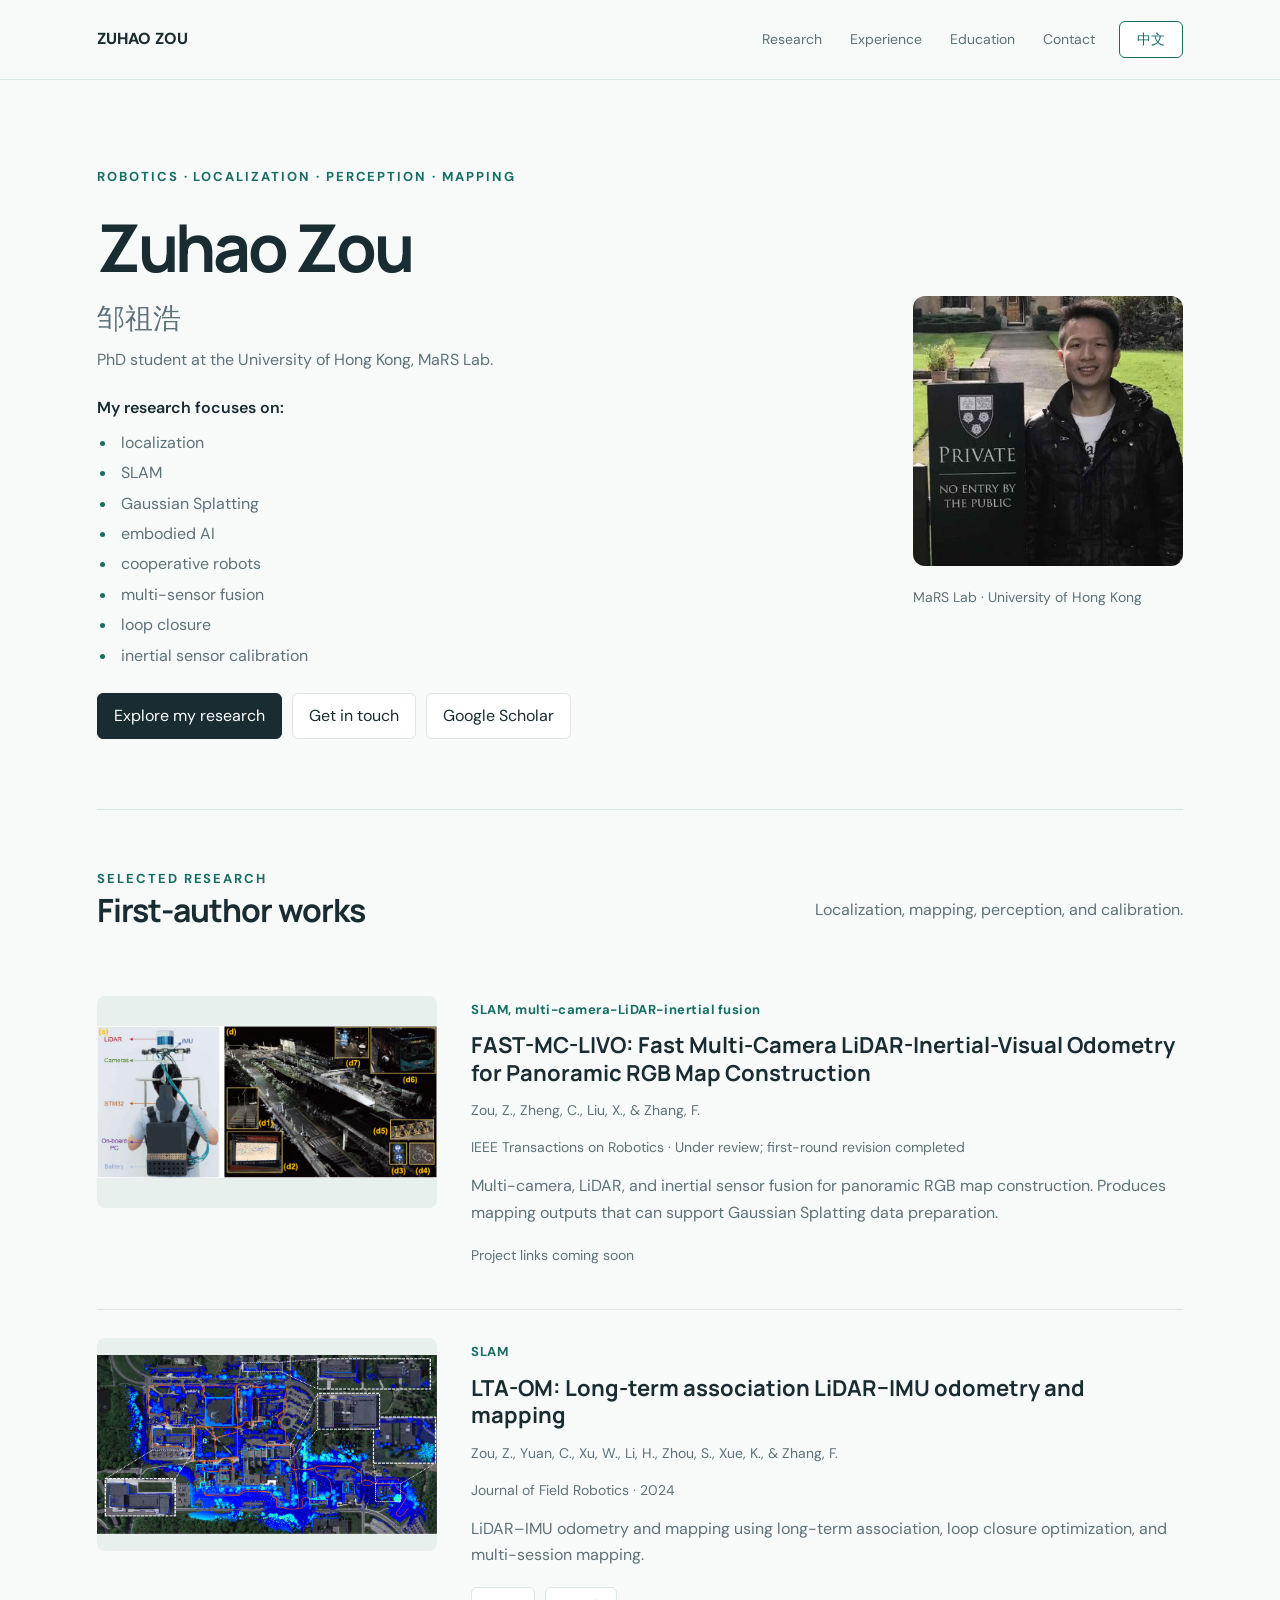
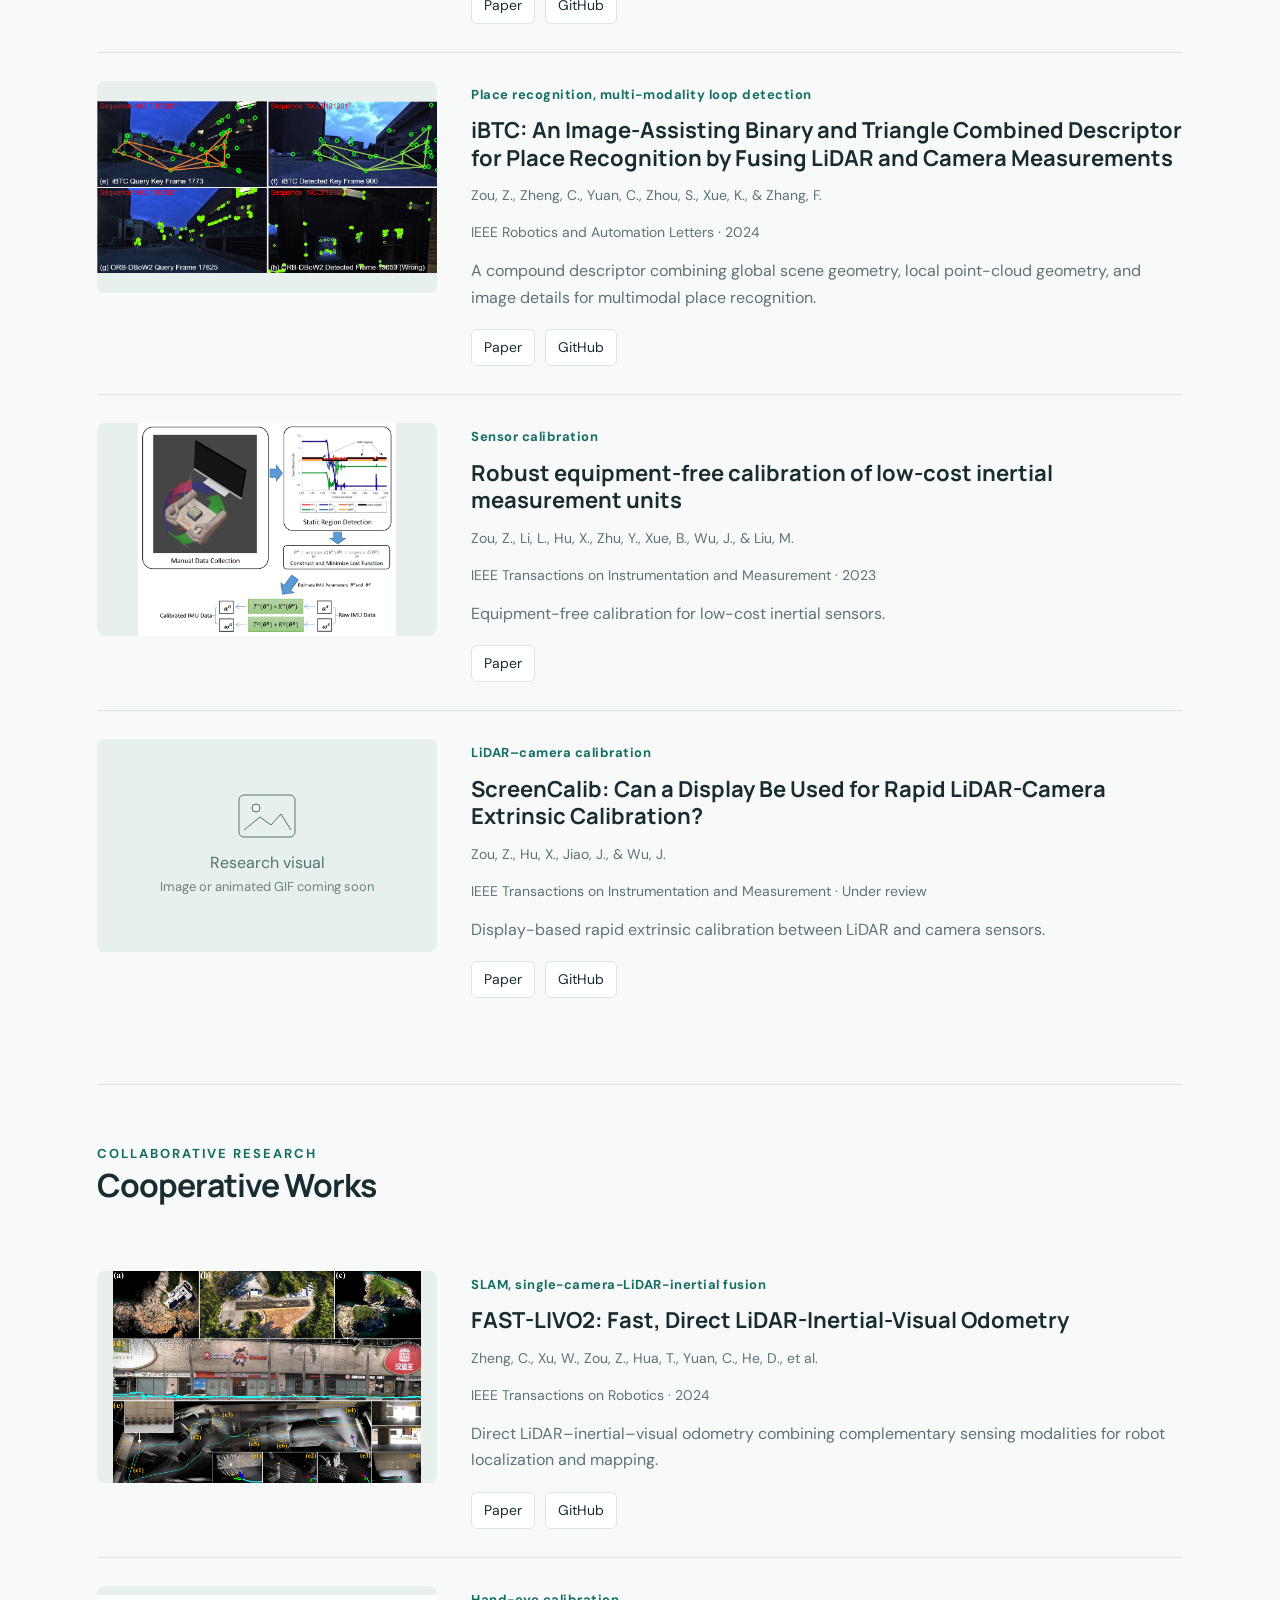
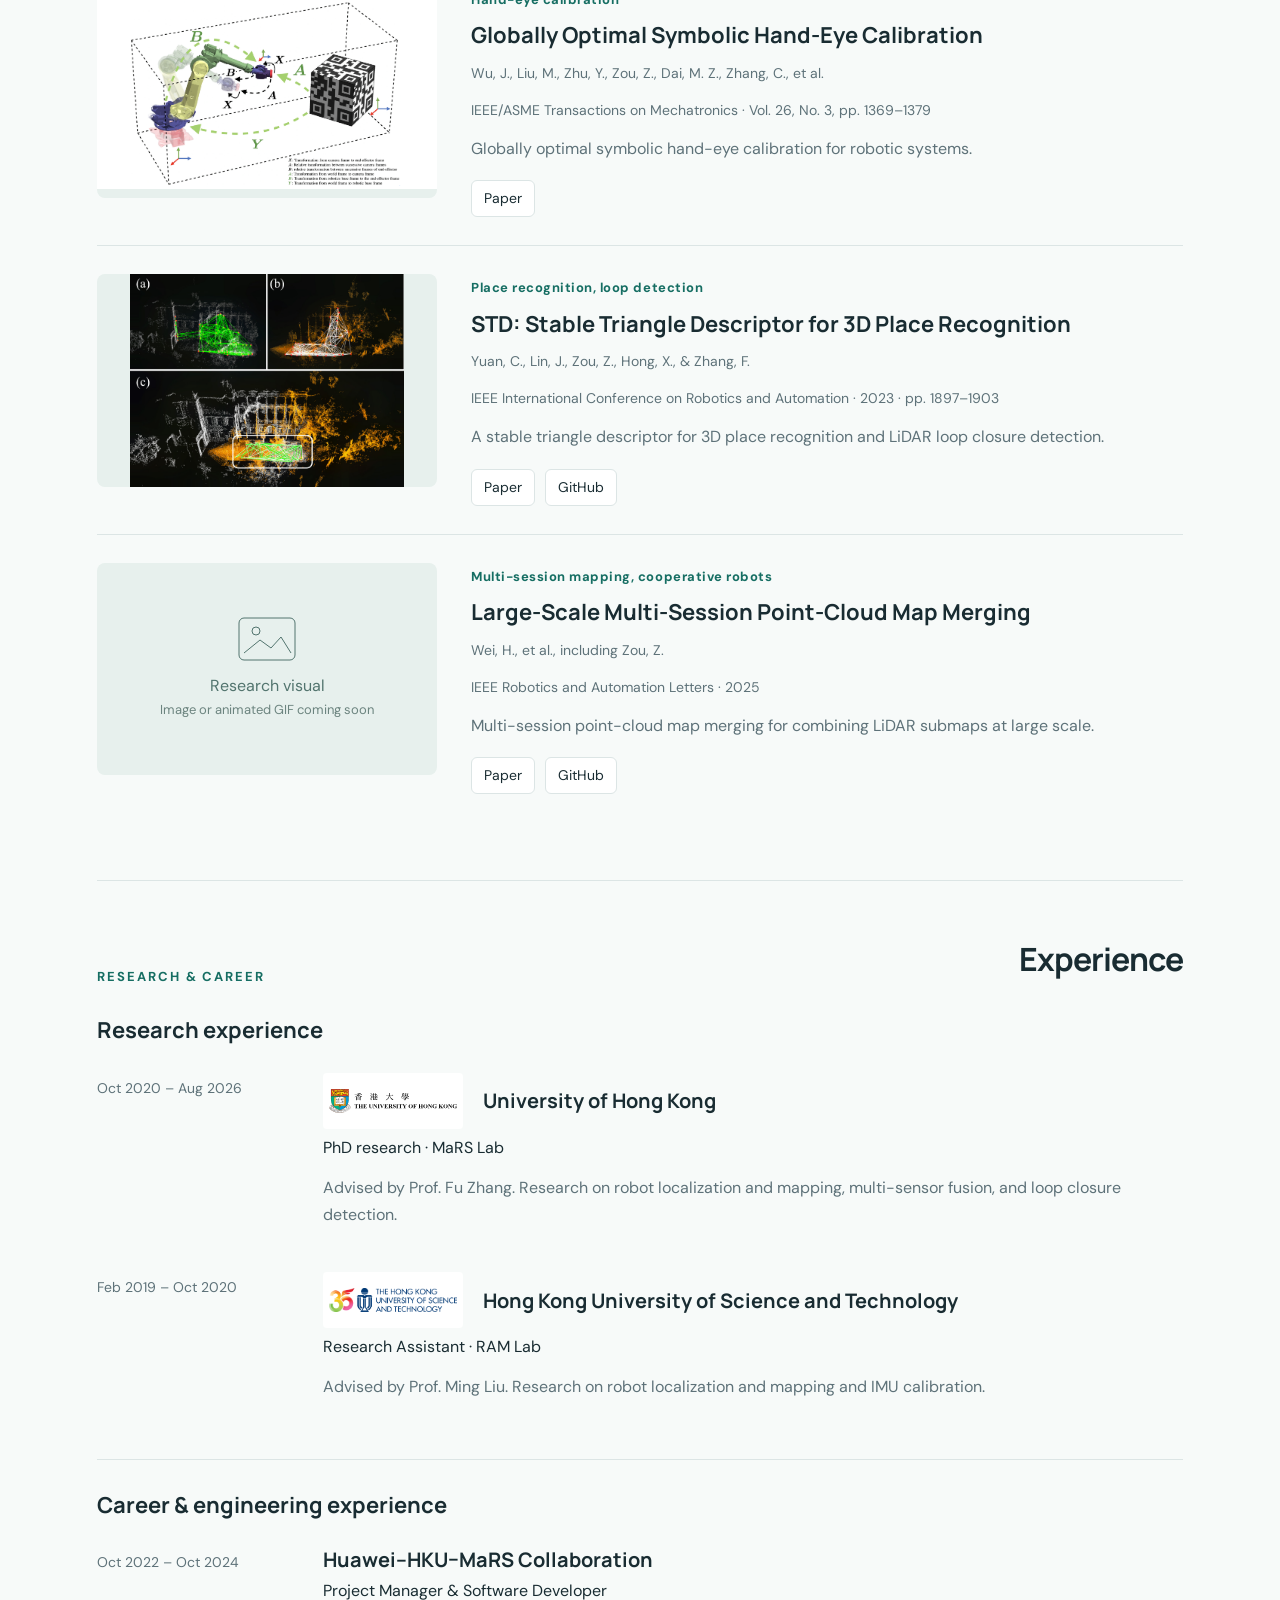
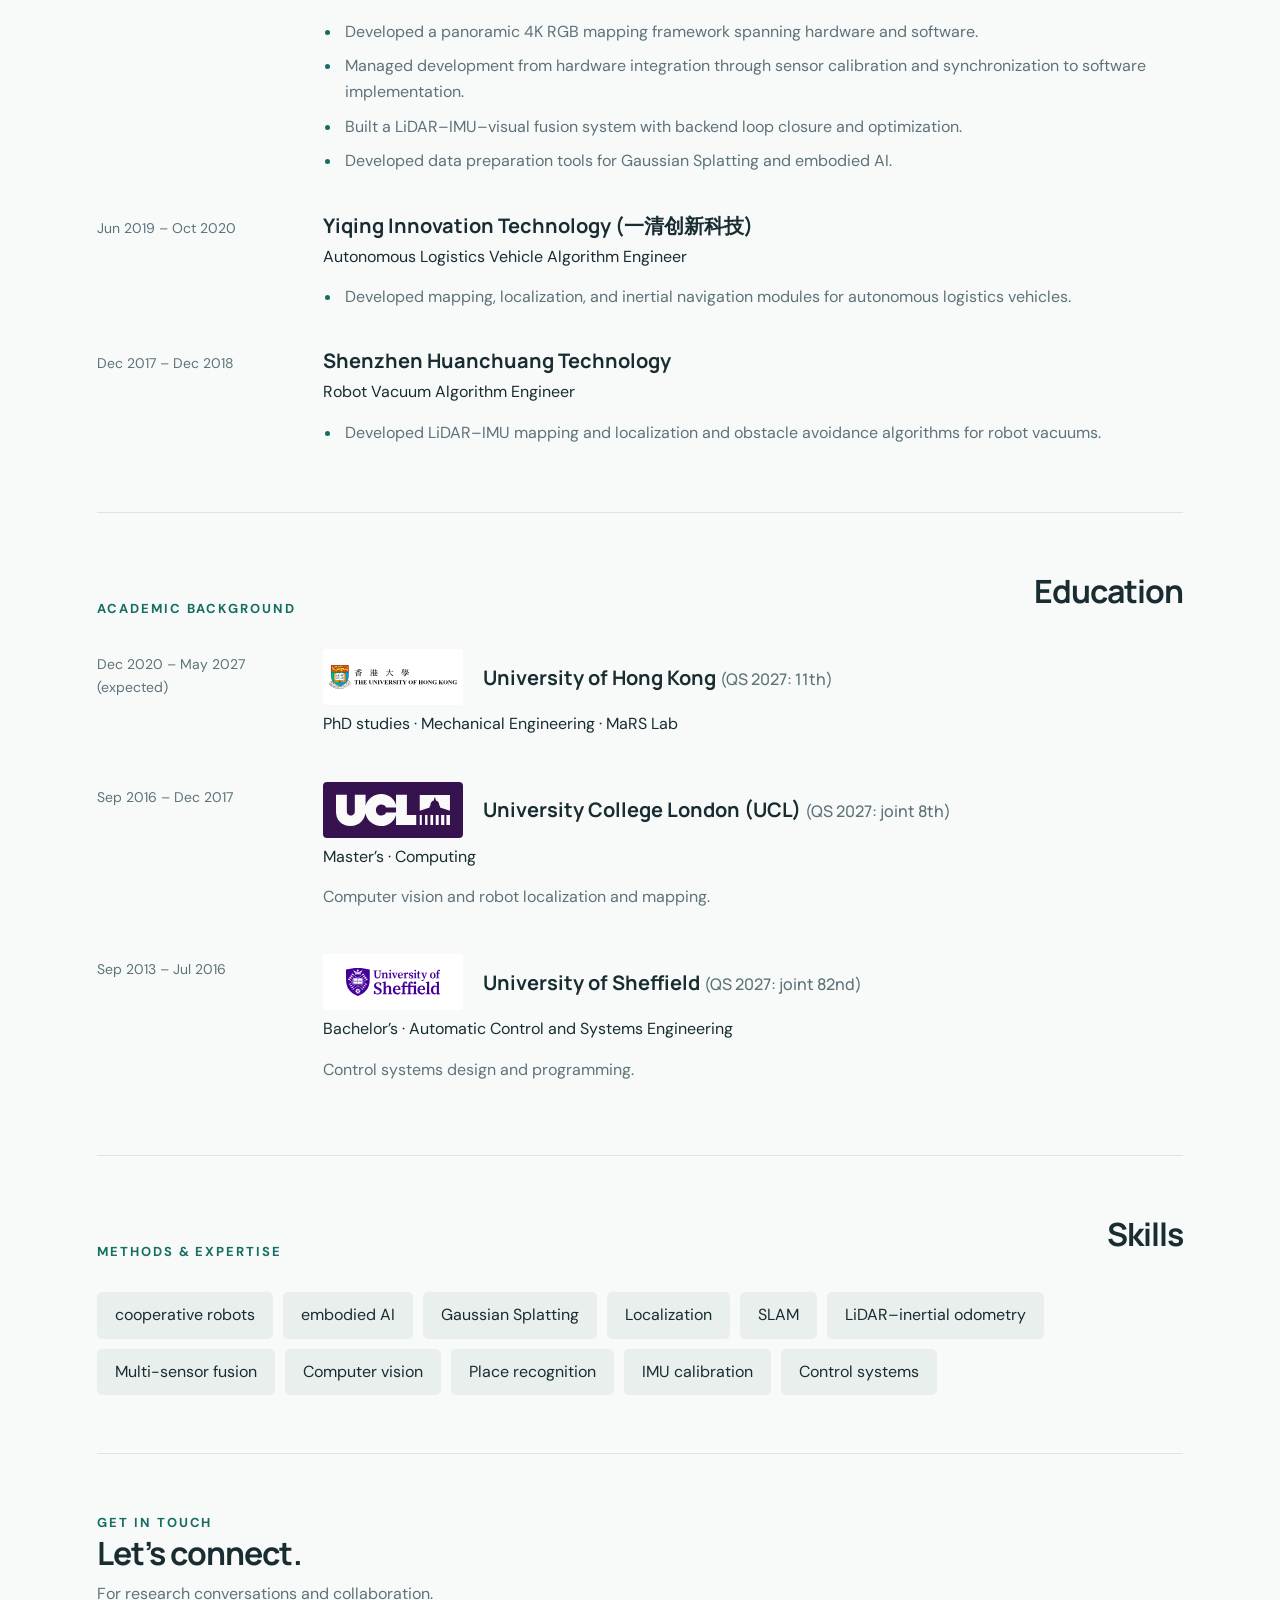
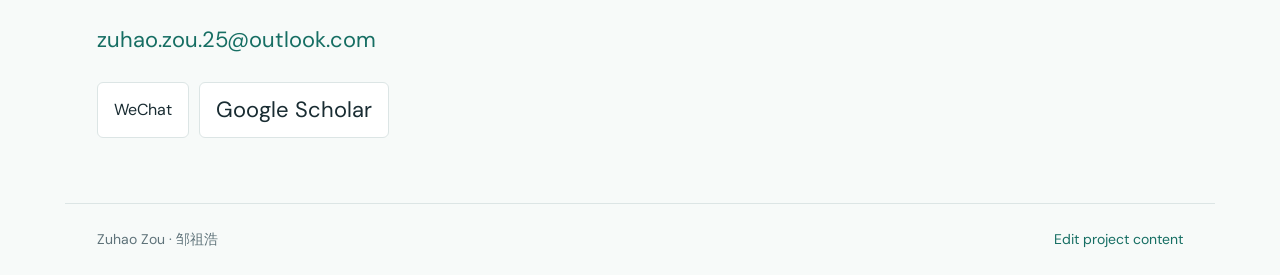
<file: index.html>
<!doctype html><html lang="en"><head><meta charset="utf-8"><meta name="viewport" content="width=device-width,initial-scale=1"><title>Zuhao Zou | Robotics & Perception</title><meta name="description" content="Zuhao Zou — research in robotics, localization, SLAM, multimodal perception and inertial sensor calibration."><link rel="stylesheet" href="style.css?v=career-1"></head><body><a class="skip" href="#main">Skip to content</a><header><div class="nav"><a class="brand" href="#">ZUHAO ZOU</a><nav aria-label="Main navigation"><a href="#research">Research</a><a href="#experience">Experience</a><a href="#education">Education</a><a href="#contact">Contact</a></nav><button id="language-toggle" class="language-toggle" type="button" aria-label="切换为中文" lang="zh-CN">中文</button></div></header><main id="main"><div class="hero"><div><div class="eyebrow">Robotics · Localization · Perception · Mapping</div><h1>Zuhao Zou<span lang="zh">邹祖浩</span></h1><p class="muted">PhD student at the University of Hong Kong, MaRS Lab.</p><p class="research-label">My research focuses on:</p><ul class="research-topics"><li>localization</li><li>SLAM</li><li>Gaussian Splatting</li><li>embodied AI</li><li>cooperative robots</li><li>multi-sensor fusion</li><li>loop closure</li><li>inertial sensor calibration</li></ul><div class="links"><a class="button primary" href="#research">Explore my research</a><a class="button" href="mailto:zuhao.zou.25@outlook.com">Get in touch</a><a class="button" href="https://scholar.google.com/citations?hl=en&amp;user=mcDnbBYAAAAJ&amp;view_op=list_works" target="_blank" rel="noopener noreferrer">Google Scholar</a></div></div><aside><img class="portrait" src="assets/portrait.jpeg" alt="Zuhao Zou" width="270" height="270"><div class="caption">MaRS Lab · University of Hong Kong</div></aside></div><section id="research"><div class="section-head"><div><div class="eyebrow">Selected research</div><h2>First-author works</h2></div><p class="muted">Localization, mapping, perception, and calibration.</p></div><div id="draft-notice" hidden class="notice">You are viewing a local draft. Changes are not published.</div><div id="works"></div></section><section id="cooperative-works" aria-labelledby="cooperative-title"><div class="section-head"><div><div class="eyebrow">Collaborative research</div><h2 id="cooperative-title">Cooperative Works</h2></div></div><div id="cooperative-list"></div></section><section id="experience"><div class="section-head"><div class="eyebrow">Research & career</div><h2>Experience</h2></div><h3 class="experience-subheading">Research experience</h3><div class="rows"><div class="row"><div class="date">Oct 2020 – Aug 2026</div><div><h3 class="university-heading"><img class="university-logo hku-logo" src="assets/hku.svg" alt="" width="140" height="56" loading="lazy"><span>University of Hong Kong</span></h3><p>PhD research · MaRS Lab</p><p class="muted">Advised by Prof. Fu Zhang. Research on robot localization and mapping, multi-sensor fusion, and loop closure detection.</p></div></div><div class="row"><div class="date">Feb 2019 – Oct 2020</div><div><h3 class="university-heading"><img class="university-logo hkust-logo" src="assets/hkust.png" alt="" width="140" height="56" loading="lazy"><span>Hong Kong University of Science and Technology</span></h3><p>Research Assistant · RAM Lab</p><p class="muted">Advised by Prof. Ming Liu. Research on robot localization and mapping and IMU calibration.</p></div></div></div><h3 class="experience-subheading career-subheading">Career & engineering experience</h3><div class="rows"><div class="row"><div class="date">Oct 2022 – Oct 2024</div><div><h3>Huawei–HKU–MaRS Collaboration</h3><p>Project Manager & Software Developer</p><ul class="career-details muted"><li>Developed a panoramic 4K RGB mapping framework spanning hardware and software.</li><li>Managed development from hardware integration through sensor calibration and synchronization to software implementation.</li><li>Built a LiDAR–IMU–visual fusion system with backend loop closure and optimization.</li><li>Developed data preparation tools for Gaussian Splatting and embodied AI.</li></ul></div></div><div class="row"><div class="date">Jun 2019 – Oct 2020</div><div><h3>Yiqing Innovation Technology (一清创新科技)</h3><p>Autonomous Logistics Vehicle Algorithm Engineer</p><ul class="career-details muted"><li>Developed mapping, localization, and inertial navigation modules for autonomous logistics vehicles.</li></ul></div></div><div class="row"><div class="date">Dec 2017 – Dec 2018</div><div><h3>Shenzhen Huanchuang Technology</h3><p>Robot Vacuum Algorithm Engineer</p><ul class="career-details muted"><li>Developed LiDAR–IMU mapping and localization and obstacle avoidance algorithms for robot vacuums.</li></ul></div></div></div></section><section id="education"><div class="section-head"><div class="eyebrow">Academic background</div><h2>Education</h2></div><div class="rows"><div class="row"><div class="date">Dec 2020 – May 2027<br>(expected)</div><div><h3 class="university-heading"><img class="university-logo hku-logo" src="assets/hku.svg" alt="" width="140" height="56" loading="lazy"><span>University of Hong Kong <span class="university-ranking">(QS 2027: 11th)</span></span></h3><p>PhD studies · Mechanical Engineering · MaRS Lab</p></div></div><div class="row"><div class="date">Sep 2016 – Dec 2017</div><div><h3 class="university-heading"><img class="university-logo ucl-logo" src="assets/ucl.svg" alt="" width="140" height="56" loading="lazy"><span>University College London (UCL) <span class="university-ranking">(QS 2027: joint 8th)</span></span></h3><p>Master’s · Computing</p><p class="muted">Computer vision and robot localization and mapping.</p></div></div><div class="row"><div class="date">Sep 2013 – Jul 2016</div><div><h3 class="university-heading"><img class="university-logo sheffield-logo" src="assets/sheffield.svg" alt="" width="140" height="56" loading="lazy"><span>University of Sheffield <span class="university-ranking">(QS 2027: joint 82nd)</span></span></h3><p>Bachelor’s · Automatic Control and Systems Engineering</p><p class="muted">Control systems design and programming.</p></div></div></div></section><section id="skills"><div class="section-head"><div class="eyebrow">Methods & expertise</div><h2>Skills</h2></div><div class="skills"><span class="skill">cooperative robots</span><span class="skill">embodied AI</span><span class="skill">Gaussian Splatting</span><span class="skill">Localization</span><span class="skill">SLAM</span><span class="skill">LiDAR–inertial odometry</span><span class="skill">Multi-sensor fusion</span><span class="skill">Computer vision</span><span class="skill">Place recognition</span><span class="skill">IMU calibration</span><span class="skill">Control systems</span></div></section><section class="contact" id="contact"><div class="eyebrow">Get in touch</div><h2>Let’s connect.</h2><p class="muted">For research conversations and collaboration.</p><a href="mailto:zuhao.zou.25@outlook.com">zuhao.zou.25@outlook.com</a><div class="links"><button id="wechat-open" class="button" type="button">WeChat</button><a class="button" href="https://scholar.google.com/citations?hl=en&amp;user=mcDnbBYAAAAJ&amp;view_op=list_works" target="_blank" rel="noopener noreferrer">Google Scholar</a></div></section></main><dialog id="wechat-dialog" aria-labelledby="wechat-title"><div class="wechat-top"><h2 id="wechat-title">WeChat</h2><button id="wechat-close" type="button">Close</button></div><p id="wechat-id"></p><img id="wechat-qr" alt="WeChat QR code" hidden><p id="wechat-instruction" hidden>Scan this QR code in WeChat to add me.</p><p id="wechat-empty" hidden>WeChat contact details will be added soon.</p><button id="wechat-copy" type="button">Copy WeChat ID</button><p id="wechat-status" role="status" aria-live="polite"></p></dialog><footer><span>Zuhao Zou · 邹祖浩</span><a href="edit.html">Edit project content</a></footer><script src="data.js?v=bilingual-1"></script><script src="translations.js?v=career-1"></script><script src="site.js?v=bilingual-1"></script></body></html>
</file>
<file: style.css>
@import url('https://fonts.googleapis.com/css2?family=DM+Sans:wght@400;500;600;700&family=Manrope:wght@400;500;600;700;800&display=swap');
:root{--ink:#192c32;--muted:#5e7279;--line:#dce5e5;--accent:#166e63;--bg:#f7faf9}*{box-sizing:border-box}html{scroll-behavior:smooth;scroll-padding-top:90px}body{margin:0;background:var(--bg);color:var(--ink);font:16px/1.65 'DM Sans',sans-serif}a{color:var(--accent);text-decoration:none}a:hover{text-decoration:underline}button,input,textarea{font:inherit}button,.button{display:inline-block;border:1px solid var(--line);padding:9px 16px;border-radius:6px;background:white;color:var(--ink);cursor:pointer}button:hover,.button:hover{border-color:var(--accent)}header{background:#f7faf9f5;border-bottom:1px solid var(--line);position:sticky;top:0;z-index:2}.nav{max-width:1150px;margin:auto;display:flex;align-items:center;justify-content:space-between;gap:24px;padding:21px 32px}.brand{font-weight:800;color:var(--ink)}nav{display:flex;gap:28px;font-size:14px}nav a{color:var(--muted)}main{max-width:1150px;margin:auto;padding:0 32px}.hero{display:grid;grid-template-columns:1fr 270px;gap:85px;align-items:center;padding:86px 0 70px}.eyebrow{text-transform:uppercase;letter-spacing:.15em;font-size:13px;font-weight:700;color:var(--accent)}h1,h2,h3{font-family:Manrope,sans-serif;line-height:1.25}h1{font-size:clamp(40px,6vw,66px);letter-spacing:-.05em;margin:18px 0 12px}h1 span{font-size:28px;font-weight:500;letter-spacing:0;color:var(--muted);display:block;margin-top:12px}.intro{font-size:20px;max-width:640px;color:var(--muted)}.portrait{width:100%;aspect-ratio:1;object-fit:cover;border-radius:12px}.caption{font-size:14px;color:var(--muted);margin-top:12px}.links{display:flex;flex-wrap:wrap;gap:10px;margin-top:24px}.primary{background:var(--ink);color:white;border-color:var(--ink)}section{padding:58px 0;border-top:1px solid var(--line)}.section-head{display:flex;justify-content:space-between;align-items:end;gap:24px;margin-bottom:30px}h2{font-size:32px;letter-spacing:-.03em;margin:0 0 8px}p{margin:0 0 14px}.muted{color:var(--muted)}.work{display:grid;grid-template-columns:340px 1fr;gap:34px;padding:28px 0;border-bottom:1px solid var(--line)}.work:last-child{border-bottom:0}.media{background:#e7f0ed;border-radius:8px;aspect-ratio:16/10;display:flex;align-items:center;justify-content:center;overflow:hidden;position:relative}.media img{width:100%;height:100%;object-fit:contain}.placeholder{text-align:center;color:#52746e}.placeholder svg{display:block;margin:0 auto 12px}.placeholder small{display:block;font-size:13px;color:#6c847f}.tag{font-size:13px;color:var(--accent);font-weight:700;letter-spacing:.04em}h3{font-size:22px;margin:10px 0 12px}.venue{font-size:14px;color:var(--muted)}.work .links{margin-top:18px}.work .button{font-size:14px;padding:6px 12px}.empty-links{font-size:14px;color:var(--muted);margin-top:18px}.rows{display:grid;gap:30px}.row{display:grid;grid-template-columns:190px 1fr;gap:36px}.row h3{margin:0 0 6px;font-size:20px}.date{color:var(--muted);font-size:14px;padding-top:4px}.skills{display:flex;flex-wrap:wrap;gap:10px}.skill{padding:10px 18px;background:#e8efed;border-radius:5px}.contact{padding-bottom:65px}.contact a{font-size:22px}footer{max-width:1150px;margin:auto;padding:24px 32px;border-top:1px solid var(--line);display:flex;justify-content:space-between;font-size:14px;color:var(--muted)}:focus-visible{outline:3px solid #369a89;outline-offset:4px}.notice{padding:12px 20px;background:#e1eee8;border-radius:6px;margin-bottom:24px}.editor{max-width:900px;padding:40px 24px;margin:auto}.edit-card{border:1px solid var(--line);border-radius:8px;padding:24px;margin:24px 0;background:white}label{display:block;font-weight:600;margin:16px 0 5px}input,textarea{display:block;width:100%;padding:10px;border:1px solid #acbeb9;border-radius:5px;color:var(--ink);background:white}input[type=file]{padding:8px}.actions{position:sticky;bottom:0;padding:16px;background:#f7faf9f5;display:flex;flex-wrap:wrap;gap:12px;border-top:1px solid var(--line)}.edit-preview{max-height:180px;max-width:100%;margin-top:12px}.skip{position:absolute;left:-9999px}.skip:focus{left:10px;top:10px;background:white;z-index:5}@media(max-width:760px){.nav{padding:16px 20px;flex-wrap:wrap;gap:10px}nav{gap:18px;font-size:13px}main{padding:0 22px}.hero{grid-template-columns:1fr;gap:30px;padding:48px 0}.hero aside{max-width:200px;grid-row:1}.portrait{aspect-ratio:1.2}.intro{font-size:18px}.work{grid-template-columns:1fr;gap:20px}.row{grid-template-columns:1fr;gap:8px}.section-head{display:block}section{padding:40px 0}footer{padding:24px 22px;gap:20px}.contact a{font-size:18px}}@media(prefers-reduced-motion:reduce){html{scroll-behavior:auto}}
/* University affiliations */
.university-heading{display:flex;align-items:center;gap:20px}.university-logo{width:140px;height:56px;object-fit:contain;flex:0 0 140px;background:#fff;padding:6px;border-radius:4px}.ucl-logo{background:#36134f;padding:12px}.university-ranking{font-size:16px;font-weight:500;color:var(--muted)}.inline-university img{display:inline-block;vertical-align:middle;width:83px;height:20px;object-fit:contain;margin-right:6px}.inline-university{display:inline}.caption .inline-university img{width:62px;height:16px}@media(max-width:760px){.university-heading{gap:14px}.university-logo{width:100px;flex-basis:100px;height:48px}.row h3{font-size:18px}.university-ranking{display:block;font-size:14px;margin-top:6px}}

.nav nav{margin-left:auto}.language-toggle{flex-shrink:0;font-size:14px;padding:6px 12px;min-width:64px;border-color:#166e63;color:#166e63}.wechat-top{display:flex;align-items:center;justify-content:space-between;gap:24px}dialog{max-width:min(440px,calc(100vw - 32px));width:100%;padding:28px;border:1px solid var(--line);border-radius:12px;color:var(--ink);background:var(--bg)}dialog::backdrop{background:#152c3277}#wechat-id{overflow-wrap:anywhere;user-select:text;font-size:20px;margin-top:18px}#wechat-qr{max-width:260px;width:100%;height:auto;margin:12px auto}#wechat-status{margin:12px 0 0;font-size:14px}.original-title{font-size:14px;color:var(--muted)}html[lang="zh-CN"] body{font-family:'PingFang SC','Microsoft YaHei','DM Sans',sans-serif}html[lang="zh-CN"] .eyebrow{letter-spacing:.08em}@media(max-width:760px){.nav .brand{order:0}.nav .language-toggle{order:1;margin-left:auto}.nav nav{order:2;width:100%;justify-content:space-between;margin-left:0}.nav{gap:12px}}

.research-label{margin:22px 0 8px;font-weight:600}.research-topics{margin:0;padding-left:1.25rem;color:var(--muted)}.research-topics li{padding-left:4px;margin:4px 0}.research-topics li::marker{color:var(--accent)}

.experience-subheading{margin:0 0 28px;font-size:22px}.career-subheading{margin-top:44px;padding-top:32px;border-top:1px solid var(--line)}.career-details{padding-left:1.2rem;margin:10px 0 0}.career-details li{margin:8px 0;padding-left:3px}.career-details li::marker{color:var(--accent)}
</file>
